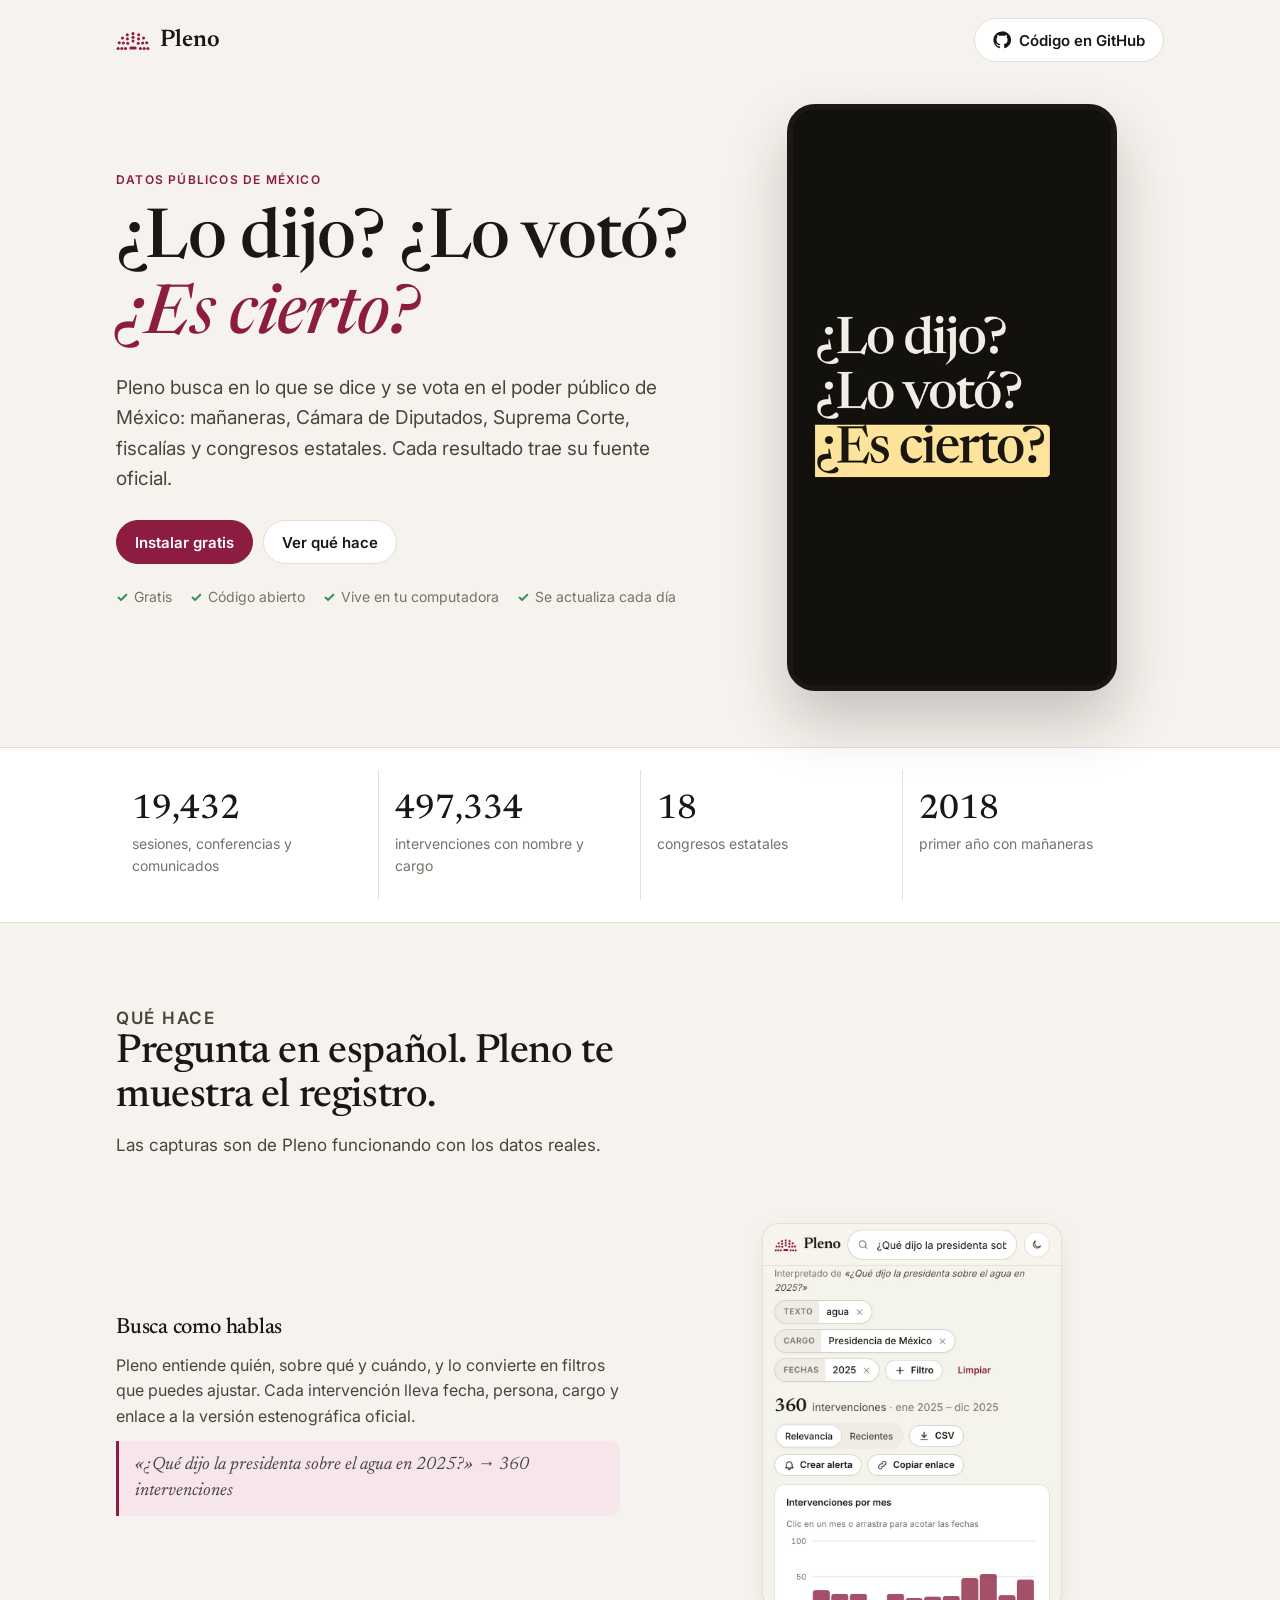
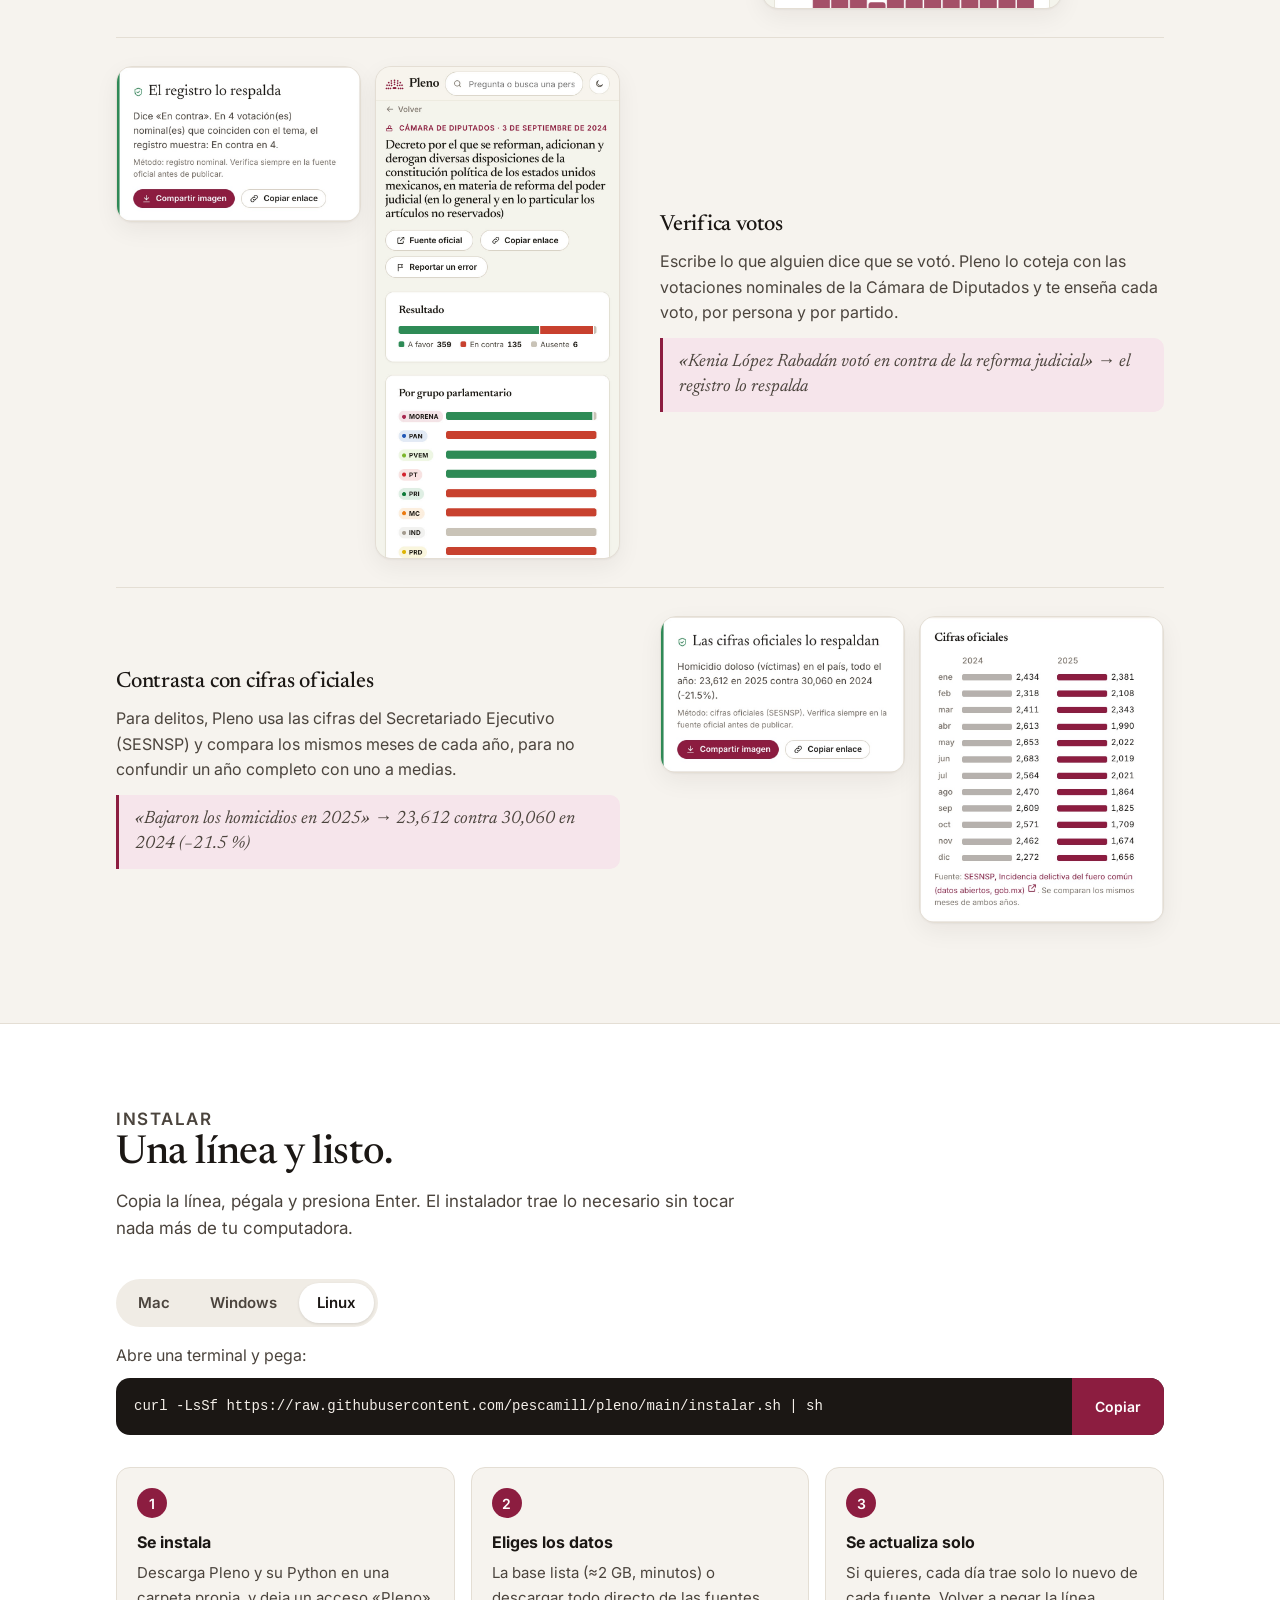
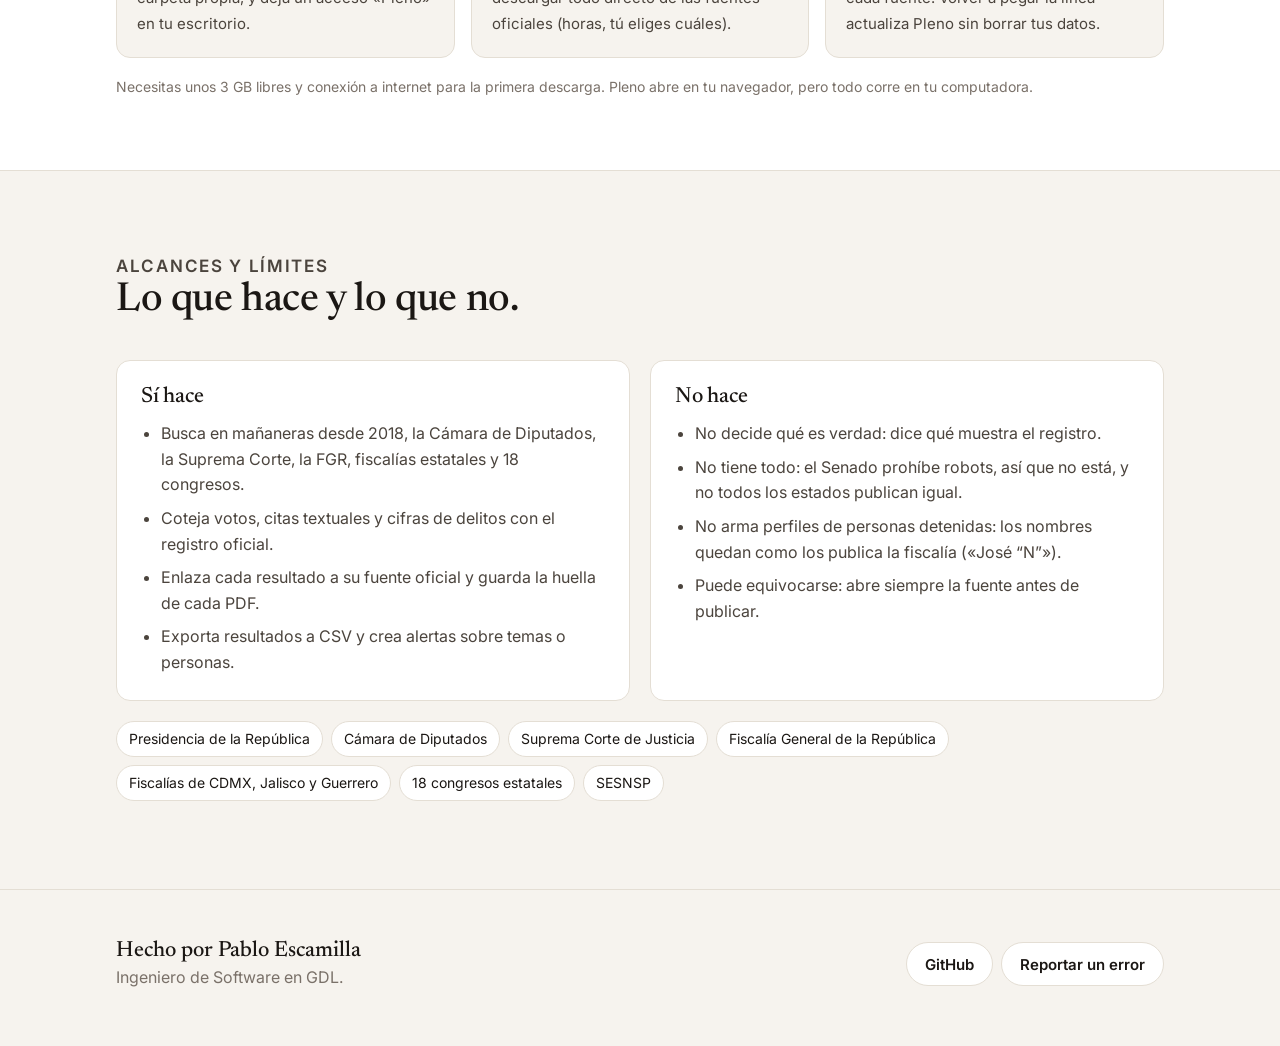
<file: sitio/index.html>
<!doctype html>
<html lang="es">
<head>
<meta charset="utf-8">
<meta name="viewport" content="width=device-width, initial-scale=1">
<title>Pleno</title>
<meta name="description" content="Busca y verifica lo que se dice y se vota en el poder público de México. Gratis, en tu computadora, con la fuente oficial de cada resultado.">
<meta property="og:title" content="Pleno: ¿lo dijo? ¿lo votó? ¿es cierto?">
<meta property="og:description" content="Mañaneras, Cámara de Diputados, Suprema Corte, fiscalías, 18 congresos estatales y cifras oficiales de delitos, en tu computadora.">
<meta property="og:image" content="https://pescamill.github.io/pleno/img/og.png">
<meta property="og:url" content="https://pescamill.github.io/pleno/">
<meta property="og:type" content="website">
<meta name="twitter:card" content="summary_large_image">
<link rel="icon" href="data:image/svg+xml,%3Csvg xmlns='http://www.w3.org/2000/svg' viewBox='0 0 32 22' fill='%238c1d40'%3E%3Ccircle cx='9' cy='19' r='1.6'/%3E%3Ccircle cx='11.05' cy='14.05' r='1.6'/%3E%3Ccircle cx='16' cy='12' r='1.6'/%3E%3Ccircle cx='20.95' cy='14.05' r='1.6'/%3E%3Ccircle cx='23' cy='19' r='1.6'/%3E%3Ccircle cx='5.5' cy='19' r='1.6'/%3E%3Ccircle cx='10.75' cy='9.91' r='1.6'/%3E%3Ccircle cx='16' cy='8.5' r='1.6'/%3E%3Ccircle cx='21.25' cy='9.91' r='1.6'/%3E%3Ccircle cx='26.5' cy='19' r='1.6'/%3E%3Ccircle cx='16' cy='5' r='1.6'/%3E%3C/svg%3E">
<link rel="preconnect" href="https://fonts.googleapis.com">
<link rel="preconnect" href="https://fonts.gstatic.com" crossorigin>
<link rel="stylesheet" href="https://fonts.googleapis.com/css2?family=Inter:wght@400;500;600;700&family=Newsreader:ital,opsz,wght@0,6..72,400;0,6..72,500;0,6..72,600;1,6..72,400&display=swap">
<style>
:root {
  --bg: #f6f3ee; --surface: #ffffff; --surface-2: #f0ece5; --ink: #1b1714; --ink-2: #4b443d; --muted: #7a7169;
  --line: #e4ded4; --accent: #8c1d40; --accent-hover: #741634; --accent-ink: #fff; --accent-soft: #f6e5eb;
  --ok: #2f8a57; --code-bg: #1b1714; --code-ink: #f4efe9;
  --shadow: 0 1px 2px rgba(27,23,20,.04), 0 8px 24px rgba(27,23,20,.06);
  --sans: "Inter", ui-sans-serif, system-ui, -apple-system, "Segoe UI", Roboto, sans-serif;
  --serif: "Newsreader", "Iowan Old Style", Georgia, serif;
  --mono: ui-monospace, "SF Mono", Menlo, Consolas, monospace;
  color-scheme: light;
}
@media (prefers-color-scheme: dark) {
  :root:not([data-theme="light"]) {
    --bg: #12100f; --surface: #1b1816; --surface-2: #24201d; --ink: #f4efe9; --ink-2: #d2c9bf; --muted: #9d948b;
    --line: #2e2925; --accent: #e67d9f; --accent-hover: #f093b1; --accent-ink: #1d0811; --accent-soft: #3a1b26;
    --ok: #4fbf80; --code-bg: #0b0a09; --code-ink: #f4efe9; --shadow: 0 0 0 1px rgba(255,255,255,.03);
    color-scheme: dark;
  }
}
:root[data-theme="dark"] {
  --bg: #12100f; --surface: #1b1816; --surface-2: #24201d; --ink: #f4efe9; --ink-2: #d2c9bf; --muted: #9d948b;
  --line: #2e2925; --accent: #e67d9f; --accent-hover: #f093b1; --accent-ink: #1d0811; --accent-soft: #3a1b26;
  --ok: #4fbf80; --code-bg: #0b0a09; --code-ink: #f4efe9; --shadow: 0 0 0 1px rgba(255,255,255,.03);
  color-scheme: dark;
}
* { box-sizing: border-box; }
html { -webkit-text-size-adjust: 100%; scroll-behavior: smooth; }
body { margin: 0; background: var(--bg); color: var(--ink); font: 16px/1.6 var(--sans); }
a { color: var(--accent); }
img, video { max-width: 100%; height: auto; display: block; }
.wrap { max-width: 1080px; margin: 0 auto; padding: 0 16px; }
h1, h2, h3 { font-family: var(--serif); font-weight: 500; line-height: 1.12; margin: 0; letter-spacing: -.01em; }
h2 { font-size: clamp(28px, 5vw, 40px); }
h3 { font-size: 22px; }
p { margin: 0; }
.eyebrow { font: 600 12px/1.4 var(--sans); letter-spacing: .1em; text-transform: uppercase; color: var(--accent); }
.muted { color: var(--muted); }

header.top { padding: 18px 0; }
header.top .wrap { display: flex; align-items: center; justify-content: space-between; gap: 12px; }
.brand { display: flex; align-items: center; gap: 10px; color: var(--ink); text-decoration: none; font: 600 24px/1 var(--serif); }
.brand svg { width: 34px; height: 24px; color: var(--accent); }
.btn { display: inline-flex; align-items: center; justify-content: center; gap: 8px; min-height: 44px; padding: 0 18px; border-radius: 999px;
  font: 600 15px/1 var(--sans); text-decoration: none; border: 1px solid var(--line); color: var(--ink); background: var(--surface); cursor: pointer; }
.btn:hover { border-color: var(--muted); }
.btn.primary { background: var(--accent); border-color: var(--accent); color: var(--accent-ink); }
.btn.primary:hover { background: var(--accent-hover); }
.btn svg { width: 18px; height: 18px; }

.hero { padding: 24px 0 56px; }
.hero .wrap { display: grid; grid-template-columns: minmax(0, 1.15fr) minmax(0, .85fr); gap: 48px; align-items: center; }
.hero h1 { font-size: clamp(40px, 7.5vw, 68px); margin: 14px 0 18px; }
.hero h1 em { font-style: italic; color: var(--accent); }
.lede { font-size: 19px; color: var(--ink-2); max-width: 34em; }
.cta { display: flex; flex-wrap: wrap; gap: 10px; margin-top: 26px; }
.facts { display: flex; flex-wrap: wrap; gap: 6px 18px; margin-top: 22px; font-size: 14px; color: var(--muted); padding: 0; list-style: none; }
.facts li::before { content: "✓"; color: var(--ok); font-weight: 700; margin-right: 6px; }
.phone { justify-self: center; width: min(100%, 330px); aspect-ratio: 9 / 16; border-radius: 28px; overflow: hidden; background: #000;
  box-shadow: 0 30px 60px rgba(27,23,20,.22); border: 6px solid var(--ink); }
.phone video { width: 100%; height: 100%; object-fit: cover; }

.numbers { border-top: 1px solid var(--line); border-bottom: 1px solid var(--line); background: var(--surface); }
.numbers dl { display: grid; grid-template-columns: repeat(4, minmax(0, 1fr)); margin: 0; }
.numbers div { padding: 22px 16px; border-left: 1px solid var(--line); }
.numbers div:first-child { border-left: 0; }
.numbers dd { margin: 0; font: 500 34px/1.1 var(--serif); }
.numbers dt { color: var(--muted); font-size: 14px; margin-top: 4px; }

section.block { padding: 72px 0; }
.section-head { max-width: 40em; margin-bottom: 36px; }
.section-head p { margin-top: 12px; color: var(--ink-2); font-size: 17px; }

.feature { display: grid; grid-template-columns: minmax(0, 1fr) minmax(0, 1fr); gap: 40px; align-items: center; padding: 28px 0; }
.feature + .feature { border-top: 1px solid var(--line); }
.feature:nth-of-type(even) .shots { order: -1; }
.feature .text p { margin-top: 12px; color: var(--ink-2); }
.feature .ask { margin-top: 16px; padding: 12px 16px; border-left: 3px solid var(--accent); background: var(--accent-soft); border-radius: 0 10px 10px 0;
  font: italic 18px/1.4 var(--serif); }
.shots { display: flex; gap: 14px; justify-content: center; align-items: flex-start; }
.shot { width: min(100%, 300px); border-radius: 16px; border: 1px solid var(--line); box-shadow: var(--shadow); background: var(--surface); }
.shots.pair .shot { width: calc(50% - 7px); }

.install { background: var(--surface); border-top: 1px solid var(--line); border-bottom: 1px solid var(--line); }
.tabs { display: inline-flex; gap: 4px; padding: 4px; background: var(--surface-2); border-radius: 999px; margin-bottom: 16px; }
.tabs button { min-height: 40px; padding: 0 18px; border: 0; border-radius: 999px; background: transparent; color: var(--ink-2); font: 600 15px var(--sans); cursor: pointer; }
.tabs button[aria-selected="true"] { background: var(--surface); color: var(--ink); box-shadow: 0 1px 3px rgba(27,23,20,.12); }
.cmd-where { color: var(--ink-2); margin-bottom: 10px; }
.cmd { display: flex; align-items: stretch; background: var(--code-bg); color: var(--code-ink); border-radius: 14px; overflow: hidden; }
.cmd code { flex: 1; min-width: 0; padding: 18px; font: 14px/1.5 var(--mono); overflow-x: auto; white-space: nowrap; }
.cmd button { flex: none; border: 0; padding: 0 18px; background: var(--accent); color: var(--accent-ink); font: 600 14px var(--sans); cursor: pointer; min-width: 92px; }
.steps { list-style: none; padding: 0; margin: 32px 0 0; display: grid; grid-template-columns: repeat(3, minmax(0, 1fr)); gap: 16px; counter-reset: s; }
.steps li { counter-increment: s; padding: 20px; border: 1px solid var(--line); border-radius: 14px; background: var(--bg); }
.steps li::before { content: counter(s); display: grid; place-items: center; width: 30px; height: 30px; border-radius: 50%; background: var(--accent); color: var(--accent-ink);
  font: 600 14px var(--sans); margin-bottom: 12px; }
.steps b { display: block; margin-bottom: 4px; }
.steps span { color: var(--ink-2); font-size: 15px; }
.req { margin-top: 18px; font-size: 14px; color: var(--muted); }

.two { display: grid; grid-template-columns: minmax(0, 1fr) minmax(0, 1fr); gap: 20px; }
.card { padding: 24px; border: 1px solid var(--line); border-radius: 14px; background: var(--surface); }
.card h3 { margin-bottom: 12px; }
.card ul { margin: 0; padding-left: 20px; color: var(--ink-2); }
.card li + li { margin-top: 8px; }
.sources { display: flex; flex-wrap: wrap; gap: 8px; margin-top: 20px; padding: 0; list-style: none; }
.sources li { padding: 6px 12px; border: 1px solid var(--line); border-radius: 999px; background: var(--surface); font-size: 14px; }

footer { padding: 48px 0 56px; border-top: 1px solid var(--line); }
footer .wrap { display: flex; flex-wrap: wrap; gap: 16px 32px; justify-content: space-between; align-items: center; }
footer .by { font: 500 22px/1.2 var(--serif); }
footer nav { display: flex; flex-wrap: wrap; gap: 8px; }

@media (max-width: 820px) {
  .hero .wrap, .feature, .two { grid-template-columns: minmax(0, 1fr); gap: 28px; }
  .feature:nth-of-type(even) .shots { order: 0; }
  .shots.pair { flex-direction: column; align-items: center; }
  .shots.pair .shot, .shot { width: min(100%, 340px); }
  .numbers dl { grid-template-columns: repeat(2, minmax(0, 1fr)); }
  .numbers div:nth-child(3) { border-left: 0; }
  .numbers div:nth-child(n+3) { border-top: 1px solid var(--line); }
  .steps { grid-template-columns: minmax(0, 1fr); }
  section.block { padding: 52px 0; }
  .phone { width: min(100%, 280px); }
}
@media (max-width: 420px) {
  .top .btn span { display: none; }
  .numbers dd { font-size: 28px; }
  .cmd { flex-direction: column; }
  .cmd button { min-height: 44px; }
}
@media (prefers-reduced-motion: reduce) { html { scroll-behavior: auto; } }
</style>
</head>
<body>

<header class="top">
  <div class="wrap">
    <a class="brand" href="./" aria-label="Pleno">
      <svg viewBox="0 0 32 22" fill="currentColor" aria-hidden="true"><circle cx="9.00" cy="19.00" r="1.45"/><circle cx="11.05" cy="14.05" r="1.45"/><circle cx="16.00" cy="12.00" r="1.45"/><circle cx="20.95" cy="14.05" r="1.45"/><circle cx="23.00" cy="19.00" r="1.45"/><circle cx="5.50" cy="19.00" r="1.45"/><circle cx="6.91" cy="13.75" r="1.45"/><circle cx="10.75" cy="9.91" r="1.45"/><circle cx="16.00" cy="8.50" r="1.45"/><circle cx="21.25" cy="9.91" r="1.45"/><circle cx="25.09" cy="13.75" r="1.45"/><circle cx="26.50" cy="19.00" r="1.45"/><circle cx="2.00" cy="19.00" r="1.45"/><circle cx="3.07" cy="13.64" r="1.45"/><circle cx="6.10" cy="9.10" r="1.45"/><circle cx="10.64" cy="6.07" r="1.45"/><circle cx="16.00" cy="5.00" r="1.45"/><circle cx="21.36" cy="6.07" r="1.45"/><circle cx="25.90" cy="9.10" r="1.45"/><circle cx="28.93" cy="13.64" r="1.45"/><circle cx="30.00" cy="19.00" r="1.45"/><rect x="12.5" y="17" width="7" height="3" rx="1.5"/></svg>
      Pleno
    </a>
    <a class="btn" href="https://github.com/pescamill/pleno">
      <svg viewBox="0 0 24 24" fill="currentColor" aria-hidden="true"><path d="M12 .5a11.5 11.5 0 0 0-3.64 22.41c.58.1.79-.25.79-.56v-2c-3.2.7-3.87-1.37-3.87-1.37-.53-1.33-1.28-1.69-1.28-1.69-1.05-.71.08-.7.08-.7 1.16.08 1.77 1.19 1.77 1.19 1.03 1.77 2.7 1.26 3.36.96.1-.75.4-1.26.73-1.55-2.55-.29-5.24-1.28-5.24-5.69 0-1.26.45-2.29 1.19-3.1-.12-.29-.52-1.46.11-3.05 0 0 .97-.31 3.17 1.18a11 11 0 0 1 5.77 0c2.2-1.49 3.17-1.18 3.17-1.18.63 1.59.23 2.76.11 3.05.74.81 1.19 1.84 1.19 3.1 0 4.42-2.69 5.39-5.26 5.68.41.36.78 1.06.78 2.14v3.17c0 .31.21.67.8.56A11.5 11.5 0 0 0 12 .5Z"/></svg>
      <span>Código en GitHub</span>
    </a>
  </div>
</header>

<main>
  <section class="hero">
    <div class="wrap">
      <div>
        <p class="eyebrow">Datos públicos de México</p>
        <h1>¿Lo dijo? ¿Lo votó? <em>¿Es cierto?</em></h1>
        <p class="lede">Pleno busca en lo que se dice y se vota en el poder público de México: mañaneras, Cámara de Diputados, Suprema Corte, fiscalías y congresos estatales. Cada resultado trae su fuente oficial.</p>
        <div class="cta">
          <a class="btn primary" href="#instalar">Instalar gratis</a>
          <a class="btn" href="#que-hace">Ver qué hace</a>
        </div>
        <ul class="facts">
          <li>Gratis</li><li>Código abierto</li><li>Vive en tu computadora</li><li>Se actualiza cada día</li>
        </ul>
      </div>
      <div class="phone">
        <video src="reel.mp4" poster="img/poster.jpg" autoplay muted loop playsinline preload="metadata" aria-label="Video de presentación de Pleno"></video>
      </div>
    </div>
  </section>

  <section class="numbers" aria-label="Lo que contiene">
    <div class="wrap">
      <dl>
        <div><dd>19,432</dd><dt>sesiones, conferencias y comunicados</dt></div>
        <div><dd>497,334</dd><dt>intervenciones con nombre y cargo</dt></div>
        <div><dd>18</dd><dt>congresos estatales</dt></div>
        <div><dd>2018</dd><dt>primer año con mañaneras</dt></div>
      </dl>
    </div>
  </section>

  <section class="block" id="que-hace">
    <div class="wrap">
      <div class="section-head">
        <p class="eyebrow">Qué hace</p>
        <h2>Pregunta en español. Pleno te muestra el registro.</h2>
        <p>Las capturas son de Pleno funcionando con los datos reales.</p>
      </div>

      <article class="feature">
        <div class="text">
          <h3>Busca como hablas</h3>
          <p>Pleno entiende quién, sobre qué y cuándo, y lo convierte en filtros que puedes ajustar. Cada intervención lleva fecha, persona, cargo y enlace a la versión estenográfica oficial.</p>
          <p class="ask">«¿Qué dijo la presidenta sobre el agua en 2025?» → 360 intervenciones</p>
        </div>
        <div class="shots"><img class="shot" src="img/buscar.jpg" alt="Resultados de búsqueda: 360 intervenciones de la Presidencia sobre agua en 2025, con gráfica por mes" loading="lazy" width="840" height="1080"></div>
      </article>

      <article class="feature">
        <div class="text">
          <h3>Verifica votos</h3>
          <p>Escribe lo que alguien dice que se votó. Pleno lo coteja con las votaciones nominales de la Cámara de Diputados y te enseña cada voto, por persona y por partido.</p>
          <p class="ask">«Kenia López Rabadán votó en contra de la reforma judicial» → el registro lo respalda</p>
        </div>
        <div class="shots pair">
          <img class="shot" src="img/voto.jpg" alt="Verificación: el registro lo respalda, en contra en 4 votaciones nominales" loading="lazy" width="776" height="494">
          <img class="shot" src="img/votacion.jpg" alt="Votación de la reforma judicial del 3 de septiembre de 2024: 359 a favor, 135 en contra, 6 ausentes, con el desglose por partido" loading="lazy" width="840" height="1700">
        </div>
      </article>

      <article class="feature">
        <div class="text">
          <h3>Contrasta con cifras oficiales</h3>
          <p>Para delitos, Pleno usa las cifras del Secretariado Ejecutivo (SESNSP) y compara los mismos meses de cada año, para no confundir un año completo con uno a medias.</p>
          <p class="ask">«Bajaron los homicidios en 2025» → 23,612 contra 30,060 en 2024 (−21.5 %)</p>
        </div>
        <div class="shots pair">
          <img class="shot" src="img/cifra.jpg" alt="Verificación: las cifras oficiales lo respaldan" loading="lazy" width="776" height="494">
          <img class="shot" src="img/cifra-tabla.jpg" alt="Tabla mensual de homicidio doloso, 2024 contra 2025" loading="lazy" width="776" height="972">
        </div>
      </article>
    </div>
  </section>

  <section class="block install" id="instalar">
    <div class="wrap">
      <div class="section-head">
        <p class="eyebrow">Instalar</p>
        <h2>Una línea y listo.</h2>
        <p>Copia la línea, pégala y presiona Enter. El instalador trae lo necesario sin tocar nada más de tu computadora.</p>
      </div>

      <div class="tabs" role="tablist" aria-label="Sistema operativo">
        <button role="tab" id="tab-mac" aria-controls="panel" data-os="mac">Mac</button>
        <button role="tab" id="tab-win" aria-controls="panel" data-os="win">Windows</button>
        <button role="tab" id="tab-linux" aria-controls="panel" data-os="linux">Linux</button>
      </div>
      <div id="panel" role="tabpanel">
        <p class="cmd-where" id="where"></p>
        <div class="cmd"><code id="cmd"></code><button type="button" id="copy">Copiar</button></div>
      </div>

      <ol class="steps">
        <li><b>Se instala</b><span>Descarga Pleno y su Python en una carpeta propia, y deja un acceso «Pleno» en tu escritorio.</span></li>
        <li><b>Eliges los datos</b><span>La base lista (≈2 GB, minutos) o descargar todo directo de las fuentes oficiales (horas, tú eliges cuáles).</span></li>
        <li><b>Se actualiza solo</b><span>Si quieres, cada día trae solo lo nuevo de cada fuente. Volver a pegar la línea actualiza Pleno sin borrar tus datos.</span></li>
      </ol>
      <p class="req">Necesitas unos 3 GB libres y conexión a internet para la primera descarga. Pleno abre en tu navegador, pero todo corre en tu computadora.</p>
    </div>
  </section>

  <section class="block">
    <div class="wrap">
      <div class="section-head">
        <p class="eyebrow">Alcances y límites</p>
        <h2>Lo que hace y lo que no.</h2>
      </div>
      <div class="two">
        <div class="card">
          <h3>Sí hace</h3>
          <ul>
            <li>Busca en mañaneras desde 2018, la Cámara de Diputados, la Suprema Corte, la FGR, fiscalías estatales y 18 congresos.</li>
            <li>Coteja votos, citas textuales y cifras de delitos con el registro oficial.</li>
            <li>Enlaza cada resultado a su fuente oficial y guarda la huella de cada PDF.</li>
            <li>Exporta resultados a CSV y crea alertas sobre temas o personas.</li>
          </ul>
        </div>
        <div class="card">
          <h3>No hace</h3>
          <ul>
            <li>No decide qué es verdad: dice qué muestra el registro.</li>
            <li>No tiene todo: el Senado prohíbe robots, así que no está, y no todos los estados publican igual.</li>
            <li>No arma perfiles de personas detenidas: los nombres quedan como los publica la fiscalía («José “N”»).</li>
            <li>Puede equivocarse: abre siempre la fuente antes de publicar.</li>
          </ul>
        </div>
      </div>
      <ul class="sources" aria-label="Fuentes">
        <li>Presidencia de la República</li><li>Cámara de Diputados</li><li>Suprema Corte de Justicia</li><li>Fiscalía General de la República</li>
        <li>Fiscalías de CDMX, Jalisco y Guerrero</li><li>18 congresos estatales</li><li>SESNSP</li>
      </ul>
    </div>
  </section>
</main>

<footer>
  <div class="wrap">
    <div>
      <p class="by">Hecho por Pablo Escamilla</p>
      <p class="muted">Ingeniero de Software en GDL.</p>
    </div>
    <nav>
      <a class="btn" href="https://github.com/pescamill">GitHub</a>
      <a class="btn" href="https://github.com/pescamill/pleno/issues/new?template=error-de-datos.yml">Reportar un error</a>
    </nav>
  </div>
</footer>

<script>
const BASE = "https://raw.githubusercontent.com/pescamill/pleno/main/";
const OS = {
  mac: { where: "Abre Terminal (búscala con ⌘ + espacio) y pega:", cmd: `curl -LsSf ${BASE}instalar.sh | sh` },
  linux: { where: "Abre una terminal y pega:", cmd: `curl -LsSf ${BASE}instalar.sh | sh` },
  win: { where: "Abre PowerShell (búscalo en el menú Inicio) y pega:", cmd: `irm ${BASE}instalar.ps1 | iex` },
};
const tabs = [...document.querySelectorAll("[data-os]")];
function pick(os) {
  tabs.forEach(t => { const on = t.dataset.os === os; t.setAttribute("aria-selected", on); t.tabIndex = on ? 0 : -1; });
  document.getElementById("where").textContent = OS[os].where;
  document.getElementById("cmd").textContent = OS[os].cmd;
}
tabs.forEach((t, i) => {
  t.onclick = () => pick(t.dataset.os);
  t.onkeydown = e => {
    const d = e.key === "ArrowRight" ? 1 : e.key === "ArrowLeft" ? -1 : 0;
    if (d) { const n = tabs[(i + d + tabs.length) % tabs.length]; n.focus(); pick(n.dataset.os); }
  };
});
const ua = navigator.userAgent;
pick(/Windows/.test(ua) ? "win" : /Linux/.test(ua) && !/Android/.test(ua) ? "linux" : "mac");

const copy = document.getElementById("copy");
copy.onclick = async () => {
  const text = document.getElementById("cmd").textContent;
  try { await navigator.clipboard.writeText(text); }
  catch { const r = document.createRange(); r.selectNodeContents(document.getElementById("cmd")); getSelection().removeAllRanges(); getSelection().addRange(r); document.execCommand("copy"); }
  copy.textContent = "Copiado";
  setTimeout(() => (copy.textContent = "Copiar"), 1800);
};
</script>
</body>
</html>
</file>
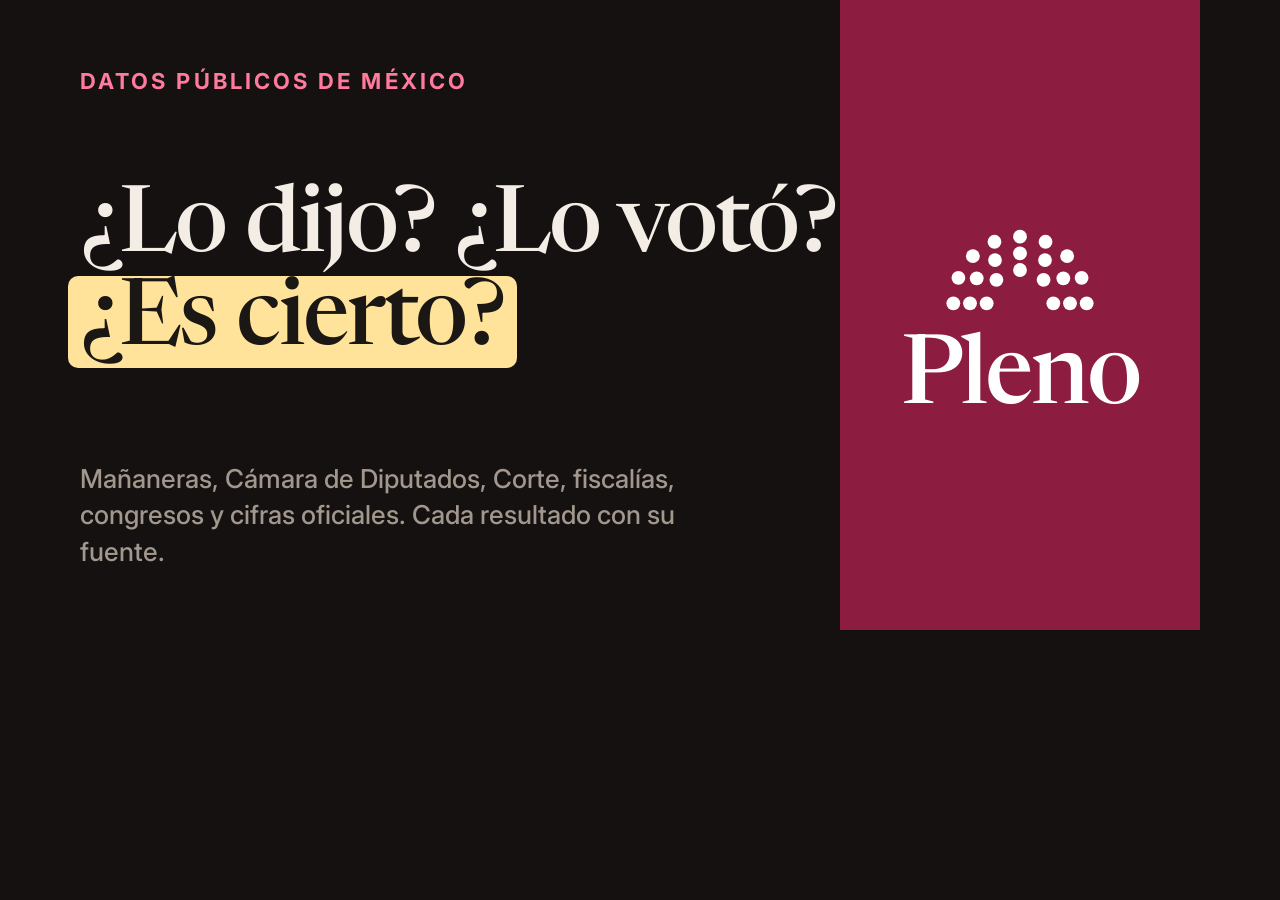
<file: promo/og.html>
<!doctype html><html lang="es"><head><meta charset="utf-8">
<link rel="stylesheet" href="https://fonts.googleapis.com/css2?family=Inter:wght@500;600;700&family=Newsreader:ital,opsz,wght@0,6..72,500;1,6..72,400&display=block">
<style>
*{margin:0;padding:0;box-sizing:border-box}
body{width:1200px;height:630px;background:#141110;color:#f3ede6;font-family:Inter,sans-serif;display:grid;grid-template-columns:1fr 360px;overflow:hidden}
.l{padding:70px 0 60px 80px;display:flex;flex-direction:column;justify-content:space-between}
.k{font:700 22px/1 Inter;letter-spacing:.14em;color:#ff7a9c;text-transform:uppercase}
h1{font:500 92px/1.02 Newsreader,serif;letter-spacing:-.025em}
h1 em{font-style:normal;color:#1b1714;background:#ffe39a;border-radius:10px;padding:0 12px;margin-left:-12px}
p{font:500 26px/1.4 Inter;color:#a2978d;max-width:640px}
.r{background:#8c1d40;display:flex;flex-direction:column;align-items:center;justify-content:center;gap:14px}
.r b{font:500 96px/1 Newsreader,serif;color:#fff;letter-spacing:-.03em}
svg{width:200px;height:115px}
</style></head><body>
<div class="l"><span class="k">Datos públicos de México</span>
<h1>¿Lo dijo? ¿Lo votó?<br><em>¿Es cierto?</em></h1>
<p>Mañaneras, Cámara de Diputados, Corte, fiscalías, congresos y cifras oficiales. Cada resultado con su fuente.</p></div>
<div class="r"><svg viewBox="0 0 42 24" id="s"></svg><b>Pleno</b></div>
<script>let h="";[[7,5],[10.5,7],[14,9]].forEach(([r,n])=>{for(let i=0;i<n;i++){const a=Math.PI-Math.PI*i/(n-1);h+=`<circle cx="${21+r*Math.cos(a)}" cy="${21-r*Math.sin(a)}" r="1.45" fill="#fff"/>`}});document.getElementById("s").innerHTML=h;</script>
</body></html>
</file>
